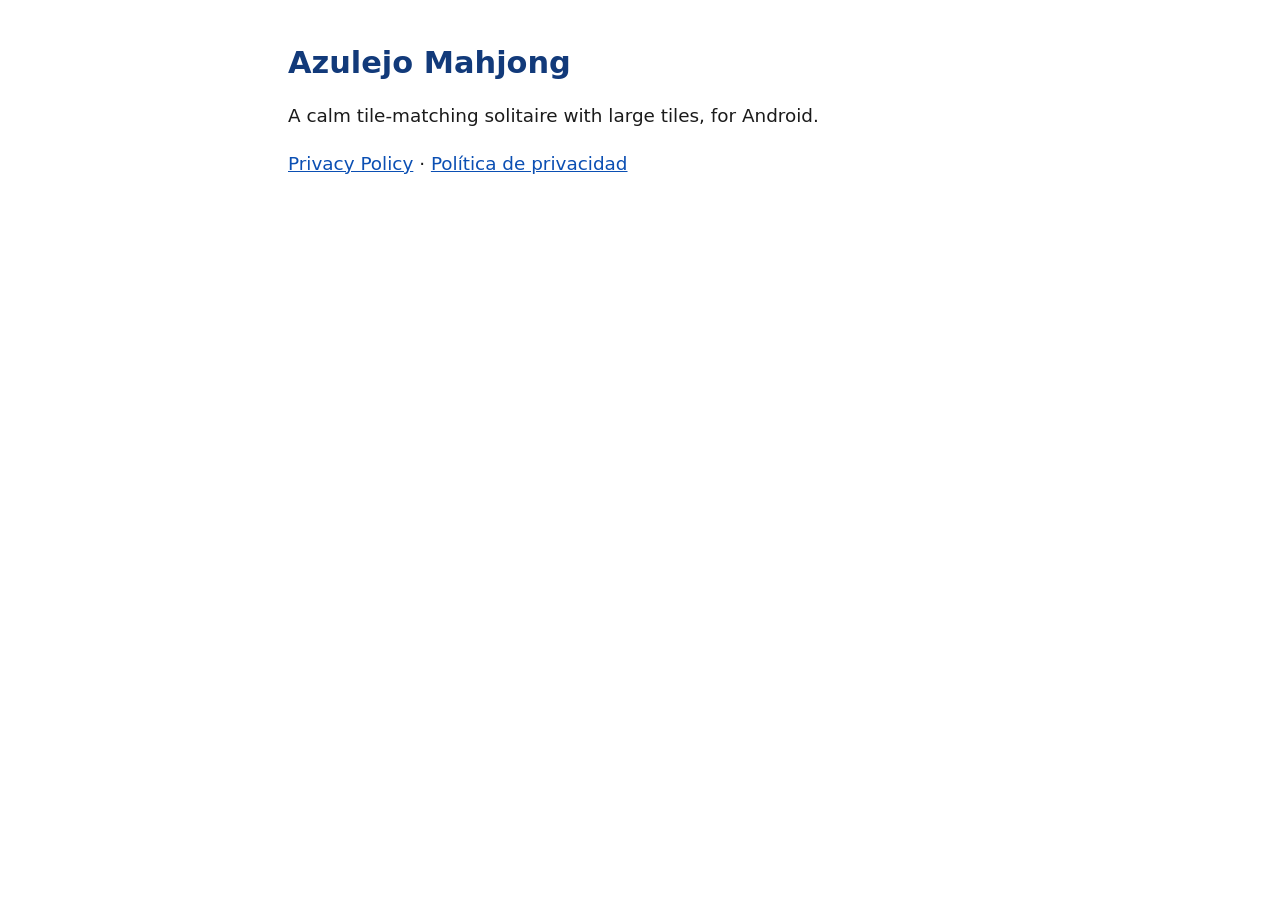
<file: docs/index.html>
<!DOCTYPE html>
<html lang="en">
<head>
<meta charset="utf-8">
<meta name="viewport" content="width=device-width, initial-scale=1">
<title>Azulejo Mahjong</title>
<link rel="stylesheet" href="privacy/style.css">
</head>
<body>
<h1>Azulejo Mahjong</h1>
<p>A calm tile-matching solitaire with large tiles, for Android.</p>
<p><a href="privacy/">Privacy Policy</a> · <a href="privacy/es.html" hreflang="es">Política de privacidad</a></p>
</body>
</html>
</file>
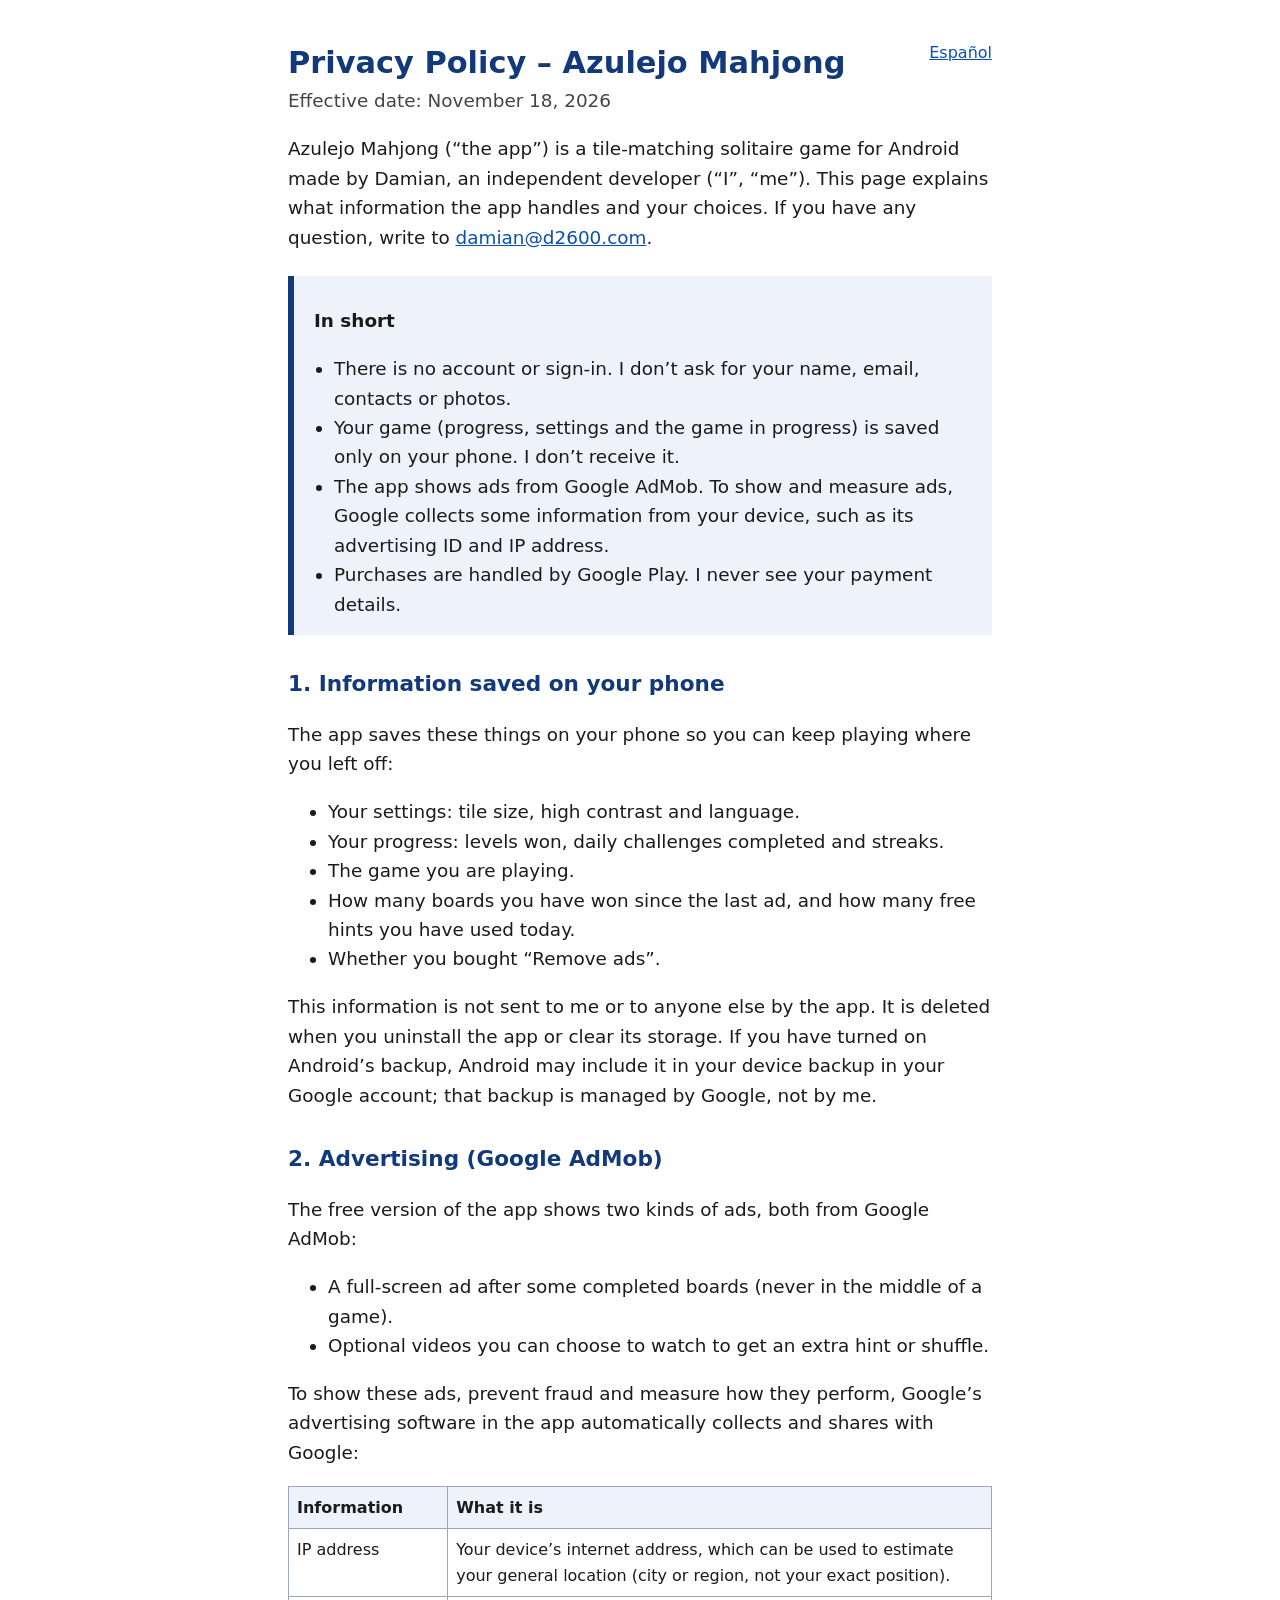
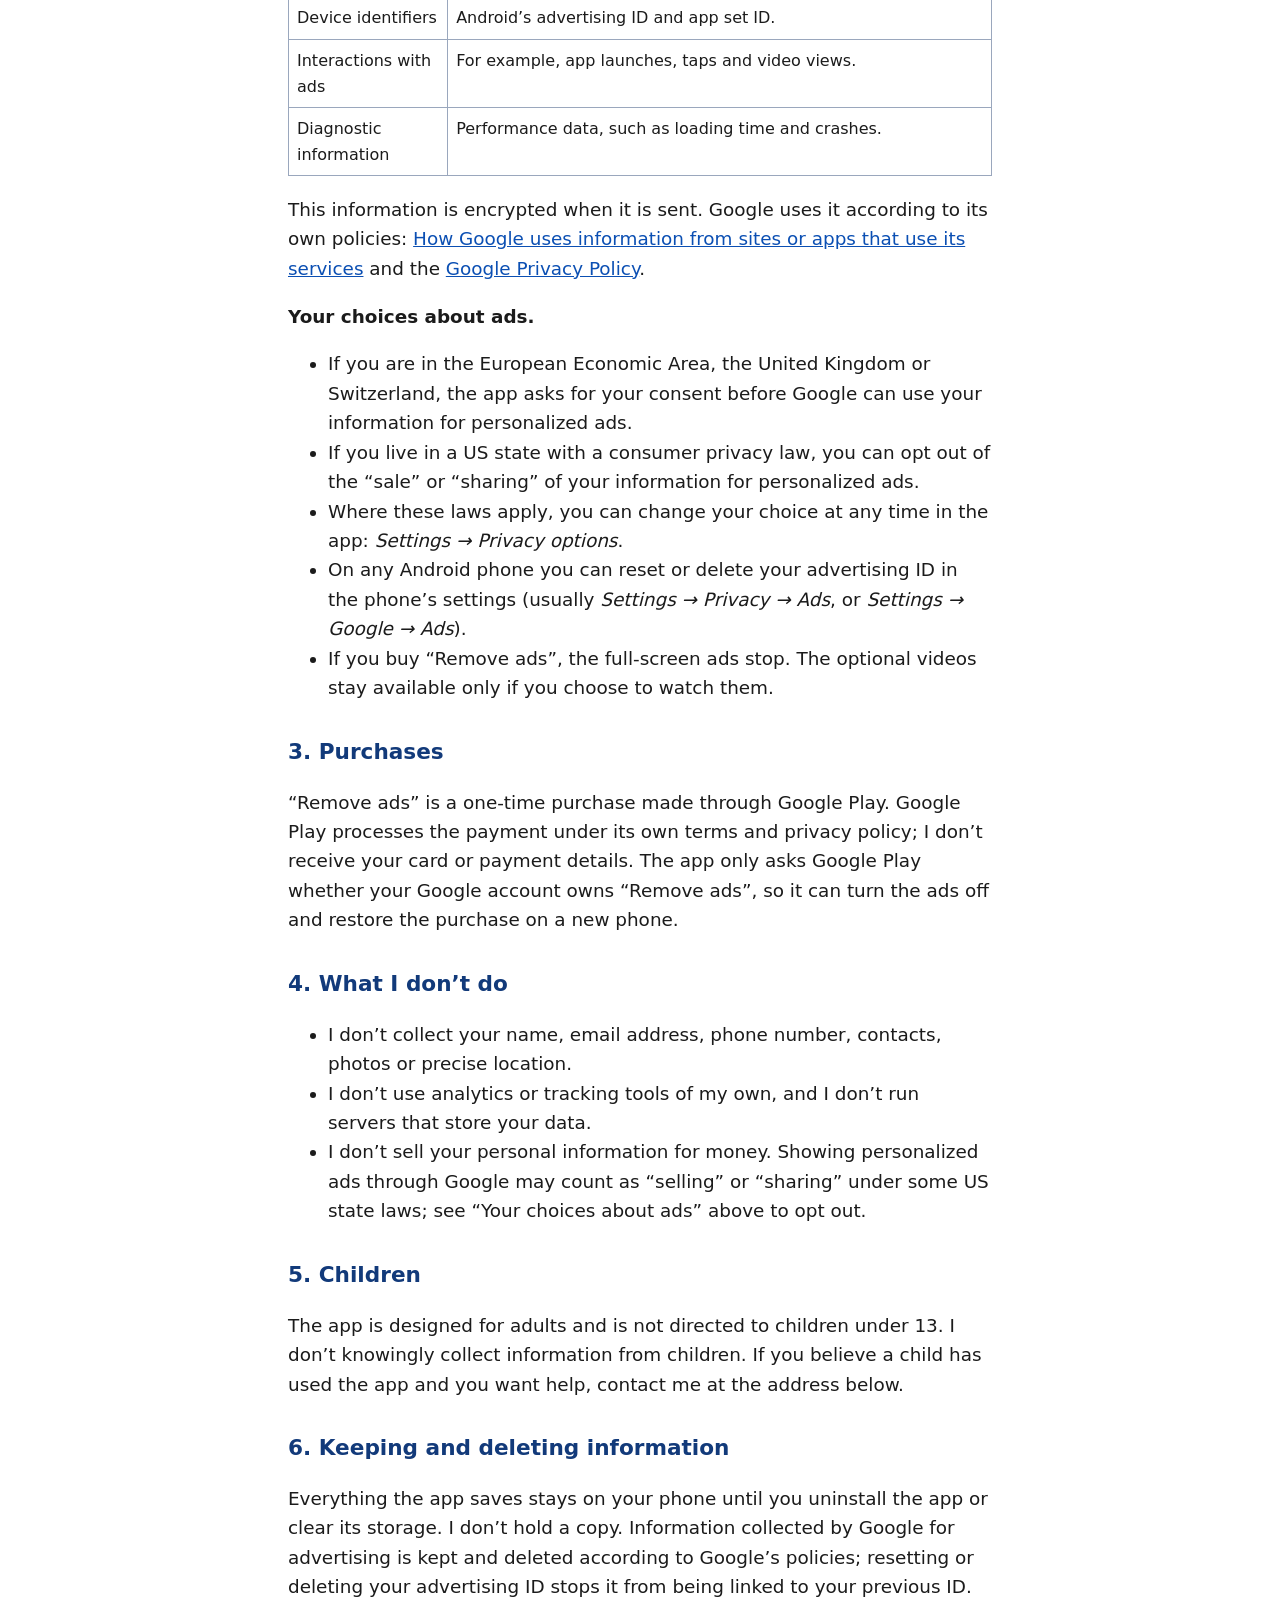
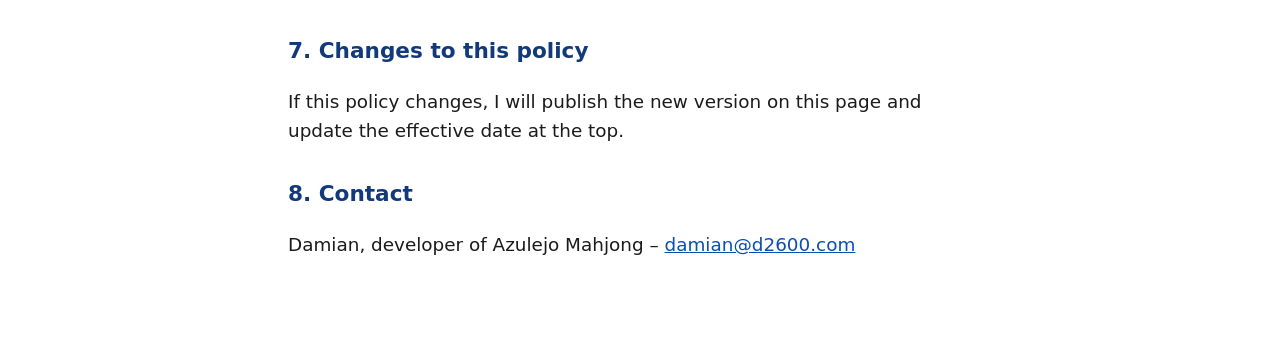
<file: docs/privacy/index.html>
<!DOCTYPE html>
<html lang="en">
<head>
<meta charset="utf-8">
<meta name="viewport" content="width=device-width, initial-scale=1">
<title>Privacy Policy – Azulejo Mahjong</title>
<link rel="stylesheet" href="style.css">
</head>
<body>
<p class="lang"><a href="es.html" hreflang="es">Español</a></p>
<h1>Privacy Policy – Azulejo Mahjong</h1>
<p class="date">Effective date: November 18, 2026</p>

<p>Azulejo Mahjong (“the app”) is a tile-matching solitaire game for Android made by Damian, an
independent developer (“I”, “me”). This page explains what information the app handles and
your choices. If you have any question, write to
<a href="mailto:damian@d2600.com">damian@d2600.com</a>.</p>

<div class="summary">
<p><strong>In short</strong></p>
<ul>
<li>There is no account or sign-in. I don’t ask for your name, email, contacts or photos.</li>
<li>Your game (progress, settings and the game in progress) is saved only on your phone. I don’t
  receive it.</li>
<li>The app shows ads from Google AdMob. To show and measure ads, Google collects some
  information from your device, such as its advertising ID and IP address.</li>
<li>Purchases are handled by Google Play. I never see your payment details.</li>
</ul>
</div>

<h2>1. Information saved on your phone</h2>
<p>The app saves these things on your phone so you can keep playing where you left off:</p>
<ul>
<li>Your settings: tile size, high contrast and language.</li>
<li>Your progress: levels won, daily challenges completed and streaks.</li>
<li>The game you are playing.</li>
<li>How many boards you have won since the last ad, and how many free hints you have used today.</li>
<li>Whether you bought “Remove ads”.</li>
</ul>
<p>This information is not sent to me or to anyone else by the app. It is deleted when you
uninstall the app or clear its storage. If you have turned on Android’s backup, Android may
include it in your device backup in your Google account; that backup is managed by Google, not
by me.</p>

<h2>2. Advertising (Google AdMob)</h2>
<p>The free version of the app shows two kinds of ads, both from Google AdMob:</p>
<ul>
<li>A full-screen ad after some completed boards (never in the middle of a game).</li>
<li>Optional videos you can choose to watch to get an extra hint or shuffle.</li>
</ul>
<p>To show these ads, prevent fraud and measure how they perform, Google’s advertising software
in the app automatically collects and shares with Google:</p>
<table>
<tr><th>Information</th><th>What it is</th></tr>
<tr><td>IP address</td><td>Your device’s internet address, which can be used to estimate your general location (city or region, not your exact position).</td></tr>
<tr><td>Device identifiers</td><td>Android’s advertising ID and app set ID.</td></tr>
<tr><td>Interactions with ads</td><td>For example, app launches, taps and video views.</td></tr>
<tr><td>Diagnostic information</td><td>Performance data, such as loading time and crashes.</td></tr>
</table>
<p>This information is encrypted when it is sent. Google uses it according to its own policies:
<a href="https://policies.google.com/technologies/partner-sites">How Google uses information from
sites or apps that use its services</a> and the
<a href="https://policies.google.com/privacy">Google Privacy Policy</a>.</p>
<p><strong>Your choices about ads.</strong></p>
<ul>
<li>If you are in the European Economic Area, the United Kingdom or Switzerland, the app asks
  for your consent before Google can use your information for personalized ads.</li>
<li>If you live in a US state with a consumer privacy law, you can opt out of the “sale” or
  “sharing” of your information for personalized ads.</li>
<li>Where these laws apply, you can change your choice at any time in the app: <em>Settings →
  Privacy options</em>.</li>
<li>On any Android phone you can reset or delete your advertising ID in the phone’s settings
  (usually <em>Settings → Privacy → Ads</em>, or <em>Settings → Google → Ads</em>).</li>
<li>If you buy “Remove ads”, the full-screen ads stop. The optional videos stay available only
  if you choose to watch them.</li>
</ul>

<h2>3. Purchases</h2>
<p>“Remove ads” is a one-time purchase made through Google Play. Google Play processes the
payment under its own terms and privacy policy; I don’t receive your card or payment details.
The app only asks Google Play whether your Google account owns “Remove ads”, so it can turn the
ads off and restore the purchase on a new phone.</p>

<h2>4. What I don’t do</h2>
<ul>
<li>I don’t collect your name, email address, phone number, contacts, photos or precise location.</li>
<li>I don’t use analytics or tracking tools of my own, and I don’t run servers that store your data.</li>
<li>I don’t sell your personal information for money. Showing personalized ads through Google
  may count as “selling” or “sharing” under some US state laws; see “Your choices about ads”
  above to opt out.</li>
</ul>

<h2>5. Children</h2>
<p>The app is designed for adults and is not directed to children under 13. I don’t knowingly
collect information from children. If you believe a child has used the app and you want help,
contact me at the address below.</p>

<h2>6. Keeping and deleting information</h2>
<p>Everything the app saves stays on your phone until you uninstall the app or clear its
storage. I don’t hold a copy. Information collected by Google for advertising is kept and
deleted according to Google’s policies; resetting or deleting your advertising ID stops it
from being linked to your previous ID.</p>

<h2>7. Changes to this policy</h2>
<p>If this policy changes, I will publish the new version on this page and update the
effective date at the top.</p>

<h2>8. Contact</h2>
<p>Damian, developer of Azulejo Mahjong – <a href="mailto:damian@d2600.com">damian@d2600.com</a></p>
</body>
</html>
</file>
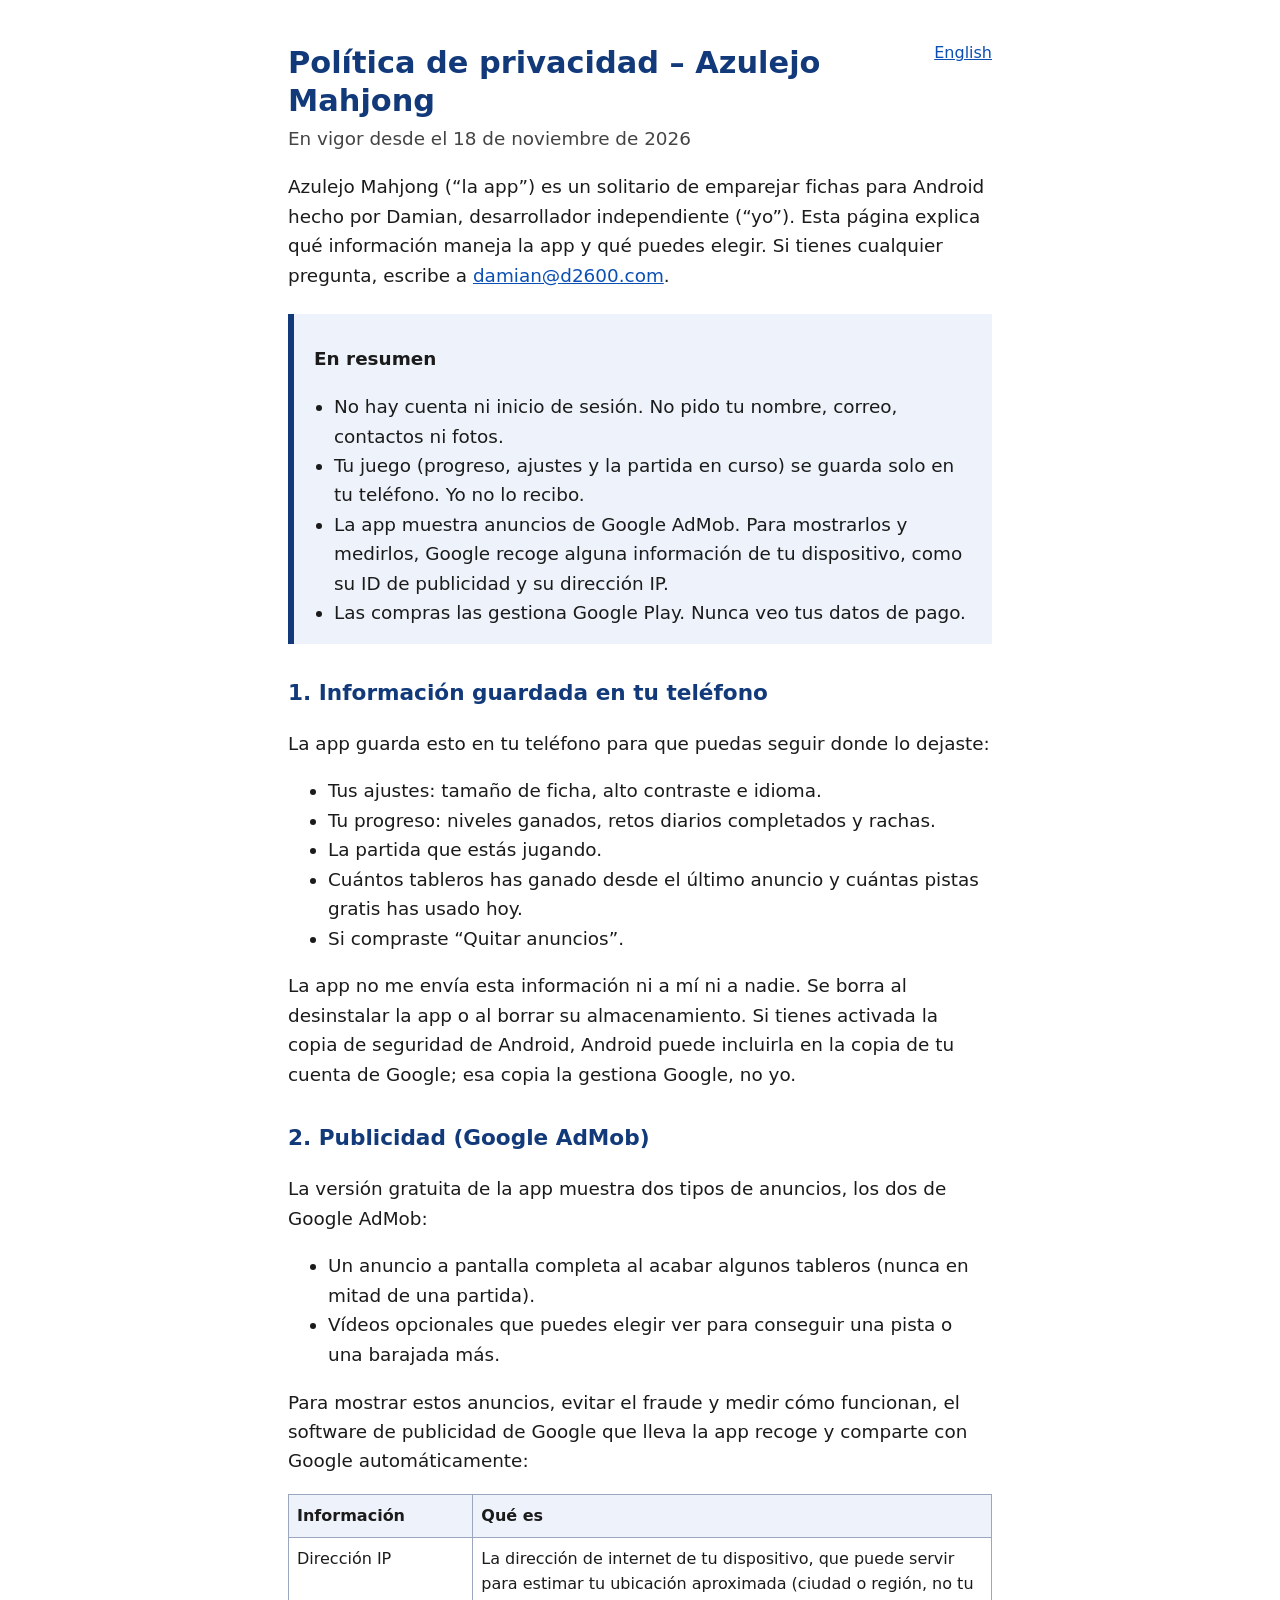
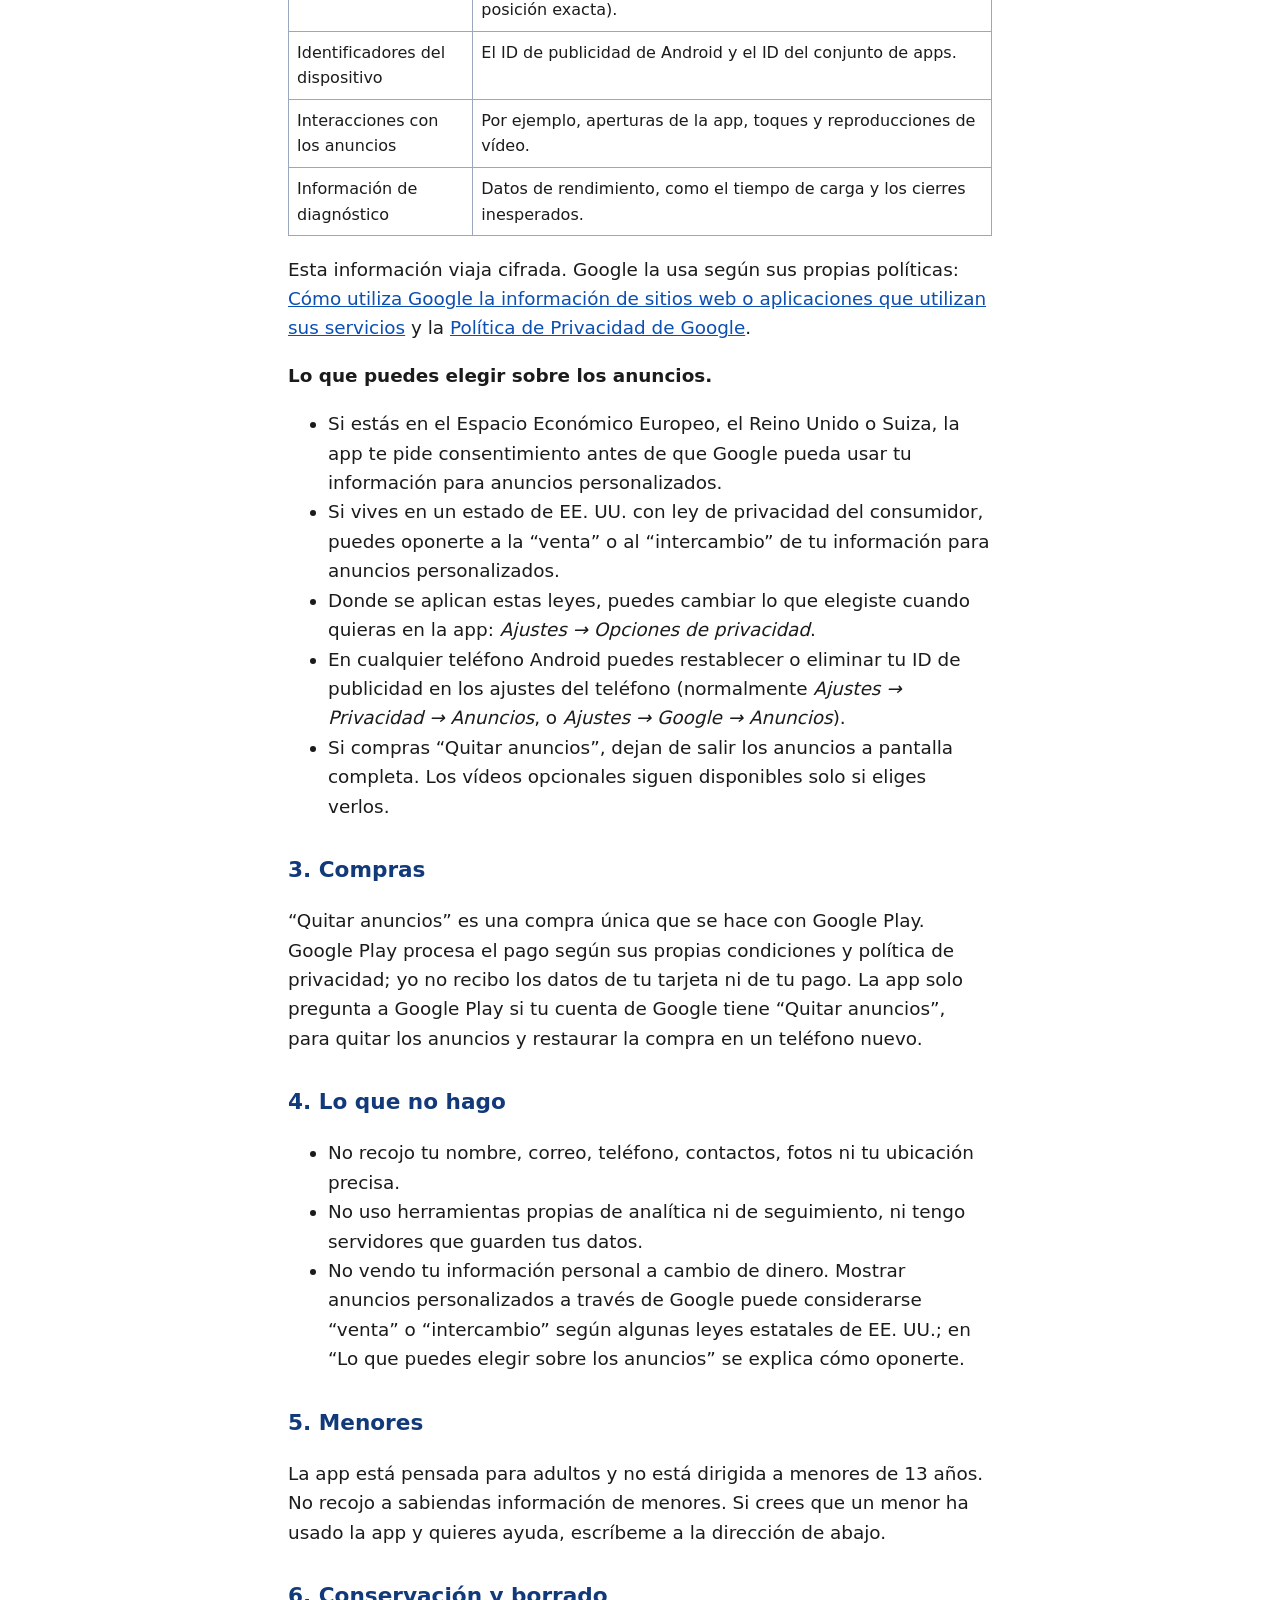
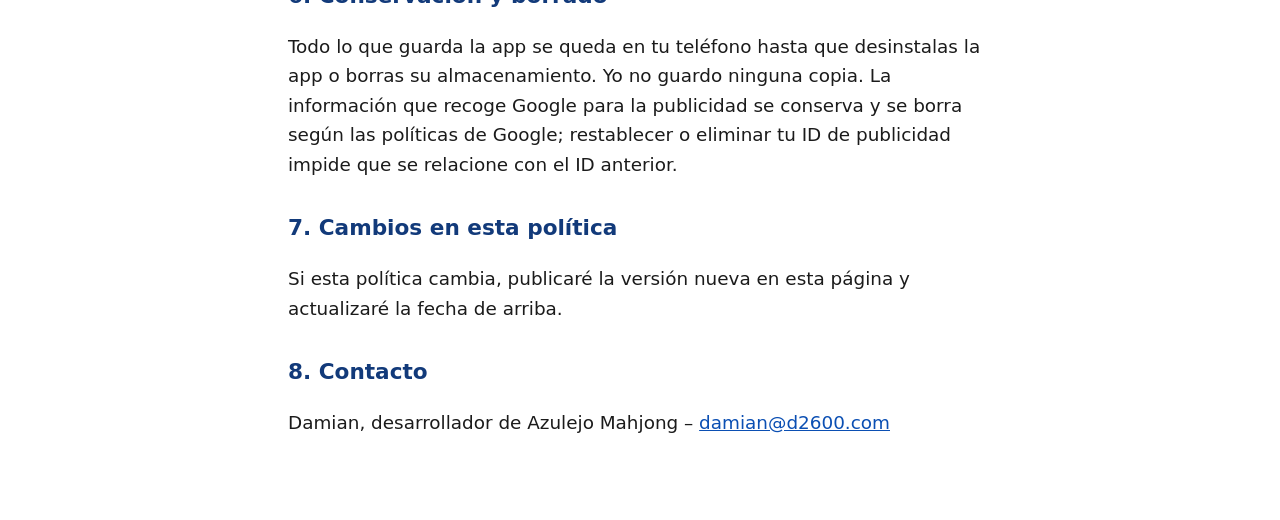
<file: docs/privacy/es.html>
<!DOCTYPE html>
<html lang="es">
<head>
<meta charset="utf-8">
<meta name="viewport" content="width=device-width, initial-scale=1">
<title>Política de privacidad – Azulejo Mahjong</title>
<link rel="stylesheet" href="style.css">
</head>
<body>
<p class="lang"><a href="index.html" hreflang="en">English</a></p>
<h1>Política de privacidad – Azulejo Mahjong</h1>
<p class="date">En vigor desde el 18 de noviembre de 2026</p>

<p>Azulejo Mahjong (“la app”) es un solitario de emparejar fichas para Android hecho por Damian,
desarrollador independiente (“yo”). Esta página explica qué información maneja la app y qué
puedes elegir. Si tienes cualquier pregunta, escribe a
<a href="mailto:damian@d2600.com">damian@d2600.com</a>.</p>

<div class="summary">
<p><strong>En resumen</strong></p>
<ul>
<li>No hay cuenta ni inicio de sesión. No pido tu nombre, correo, contactos ni fotos.</li>
<li>Tu juego (progreso, ajustes y la partida en curso) se guarda solo en tu teléfono. Yo no lo
  recibo.</li>
<li>La app muestra anuncios de Google AdMob. Para mostrarlos y medirlos, Google recoge alguna
  información de tu dispositivo, como su ID de publicidad y su dirección IP.</li>
<li>Las compras las gestiona Google Play. Nunca veo tus datos de pago.</li>
</ul>
</div>

<h2>1. Información guardada en tu teléfono</h2>
<p>La app guarda esto en tu teléfono para que puedas seguir donde lo dejaste:</p>
<ul>
<li>Tus ajustes: tamaño de ficha, alto contraste e idioma.</li>
<li>Tu progreso: niveles ganados, retos diarios completados y rachas.</li>
<li>La partida que estás jugando.</li>
<li>Cuántos tableros has ganado desde el último anuncio y cuántas pistas gratis has usado hoy.</li>
<li>Si compraste “Quitar anuncios”.</li>
</ul>
<p>La app no me envía esta información ni a mí ni a nadie. Se borra al desinstalar la app o al
borrar su almacenamiento. Si tienes activada la copia de seguridad de Android, Android puede
incluirla en la copia de tu cuenta de Google; esa copia la gestiona Google, no yo.</p>

<h2>2. Publicidad (Google AdMob)</h2>
<p>La versión gratuita de la app muestra dos tipos de anuncios, los dos de Google AdMob:</p>
<ul>
<li>Un anuncio a pantalla completa al acabar algunos tableros (nunca en mitad de una partida).</li>
<li>Vídeos opcionales que puedes elegir ver para conseguir una pista o una barajada más.</li>
</ul>
<p>Para mostrar estos anuncios, evitar el fraude y medir cómo funcionan, el software de
publicidad de Google que lleva la app recoge y comparte con Google automáticamente:</p>
<table>
<tr><th>Información</th><th>Qué es</th></tr>
<tr><td>Dirección IP</td><td>La dirección de internet de tu dispositivo, que puede servir para estimar tu ubicación aproximada (ciudad o región, no tu posición exacta).</td></tr>
<tr><td>Identificadores del dispositivo</td><td>El ID de publicidad de Android y el ID del conjunto de apps.</td></tr>
<tr><td>Interacciones con los anuncios</td><td>Por ejemplo, aperturas de la app, toques y reproducciones de vídeo.</td></tr>
<tr><td>Información de diagnóstico</td><td>Datos de rendimiento, como el tiempo de carga y los cierres inesperados.</td></tr>
</table>
<p>Esta información viaja cifrada. Google la usa según sus propias políticas:
<a href="https://policies.google.com/technologies/partner-sites?hl=es">Cómo utiliza Google la
información de sitios web o aplicaciones que utilizan sus servicios</a> y la
<a href="https://policies.google.com/privacy?hl=es">Política de Privacidad de Google</a>.</p>
<p><strong>Lo que puedes elegir sobre los anuncios.</strong></p>
<ul>
<li>Si estás en el Espacio Económico Europeo, el Reino Unido o Suiza, la app te pide
  consentimiento antes de que Google pueda usar tu información para anuncios personalizados.</li>
<li>Si vives en un estado de EE. UU. con ley de privacidad del consumidor, puedes oponerte a la
  “venta” o al “intercambio” de tu información para anuncios personalizados.</li>
<li>Donde se aplican estas leyes, puedes cambiar lo que elegiste cuando quieras en la app:
  <em>Ajustes → Opciones de privacidad</em>.</li>
<li>En cualquier teléfono Android puedes restablecer o eliminar tu ID de publicidad en los
  ajustes del teléfono (normalmente <em>Ajustes → Privacidad → Anuncios</em>, o <em>Ajustes →
  Google → Anuncios</em>).</li>
<li>Si compras “Quitar anuncios”, dejan de salir los anuncios a pantalla completa. Los vídeos
  opcionales siguen disponibles solo si eliges verlos.</li>
</ul>

<h2>3. Compras</h2>
<p>“Quitar anuncios” es una compra única que se hace con Google Play. Google Play procesa el pago
según sus propias condiciones y política de privacidad; yo no recibo los datos de tu tarjeta ni
de tu pago. La app solo pregunta a Google Play si tu cuenta de Google tiene “Quitar anuncios”,
para quitar los anuncios y restaurar la compra en un teléfono nuevo.</p>

<h2>4. Lo que no hago</h2>
<ul>
<li>No recojo tu nombre, correo, teléfono, contactos, fotos ni tu ubicación precisa.</li>
<li>No uso herramientas propias de analítica ni de seguimiento, ni tengo servidores que guarden tus datos.</li>
<li>No vendo tu información personal a cambio de dinero. Mostrar anuncios personalizados a
  través de Google puede considerarse “venta” o “intercambio” según algunas leyes estatales de
  EE. UU.; en “Lo que puedes elegir sobre los anuncios” se explica cómo oponerte.</li>
</ul>

<h2>5. Menores</h2>
<p>La app está pensada para adultos y no está dirigida a menores de 13 años. No recojo a
sabiendas información de menores. Si crees que un menor ha usado la app y quieres ayuda,
escríbeme a la dirección de abajo.</p>

<h2>6. Conservación y borrado</h2>
<p>Todo lo que guarda la app se queda en tu teléfono hasta que desinstalas la app o borras su
almacenamiento. Yo no guardo ninguna copia. La información que recoge Google para la publicidad
se conserva y se borra según las políticas de Google; restablecer o eliminar tu ID de
publicidad impide que se relacione con el ID anterior.</p>

<h2>7. Cambios en esta política</h2>
<p>Si esta política cambia, publicaré la versión nueva en esta página y actualizaré la fecha de
arriba.</p>

<h2>8. Contacto</h2>
<p>Damian, desarrollador de Azulejo Mahjong – <a href="mailto:damian@d2600.com">damian@d2600.com</a></p>
</body>
</html>
</file>
<file: docs/privacy/style.css>
/* Letra grande y alto contraste: el público del juego son adultos de 45 años o más. */
body { font-family: system-ui, -apple-system, "Segoe UI", Roboto, sans-serif; font-size: 1.15rem; line-height: 1.6;
       color: #1b1b1b; background: #ffffff; max-width: 44rem; margin: 0 auto; padding: 1.5rem 1.25rem 4rem; }
h1 { font-size: 1.9rem; line-height: 1.25; margin-bottom: 0.25rem; color: #123a7a; }
h2 { font-size: 1.35rem; margin-top: 2rem; color: #123a7a; }
a { color: #0b4fb3; }
.lang { float: right; font-size: 1rem; }
.date { color: #444; margin-top: 0; }
.summary { background: #eef3fb; border-left: 6px solid #123a7a; padding: 0.75rem 1.25rem; margin: 1.5rem 0; }
.summary ul { margin: 0.25rem 0; padding-left: 1.25rem; }
table { border-collapse: collapse; width: 100%; margin: 1rem 0; font-size: 1rem; }
th, td { border: 1px solid #9aa7bd; padding: 0.5rem; text-align: left; vertical-align: top; }
th { background: #eef3fb; }
</file>
